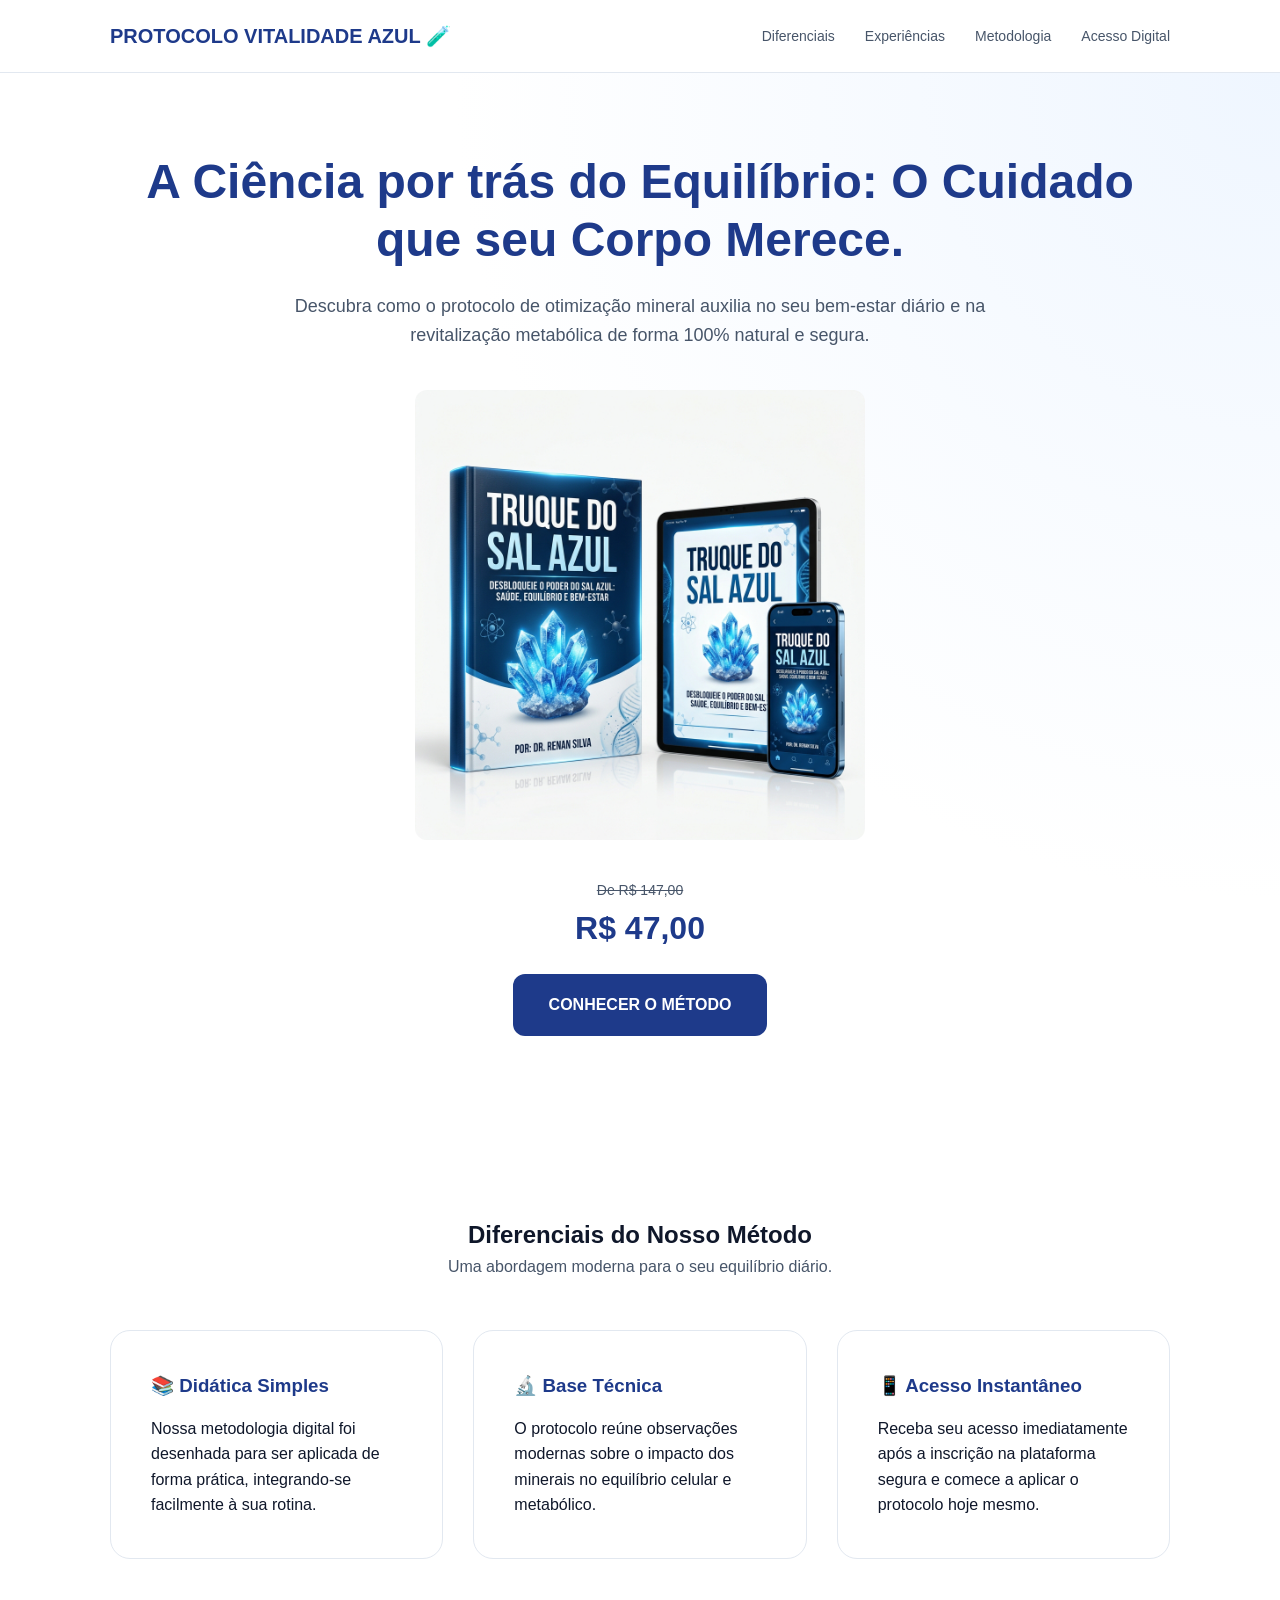
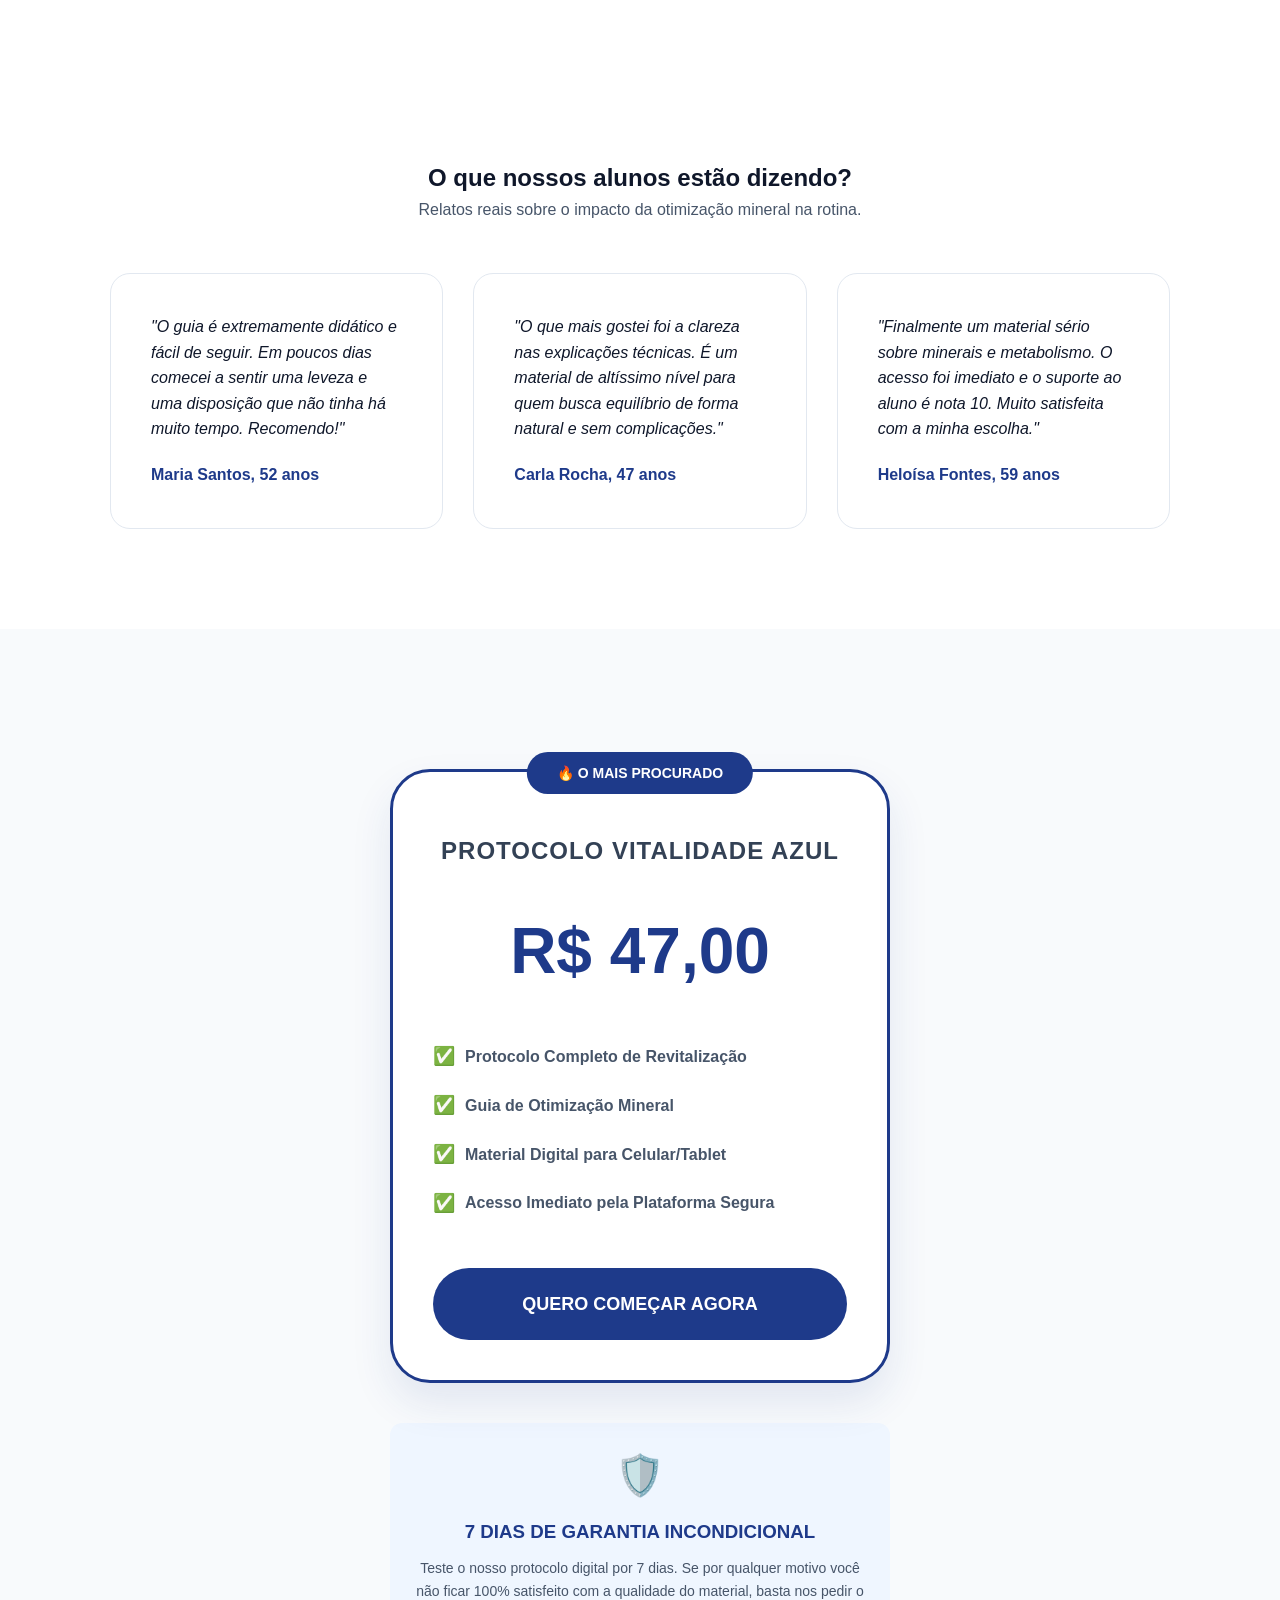
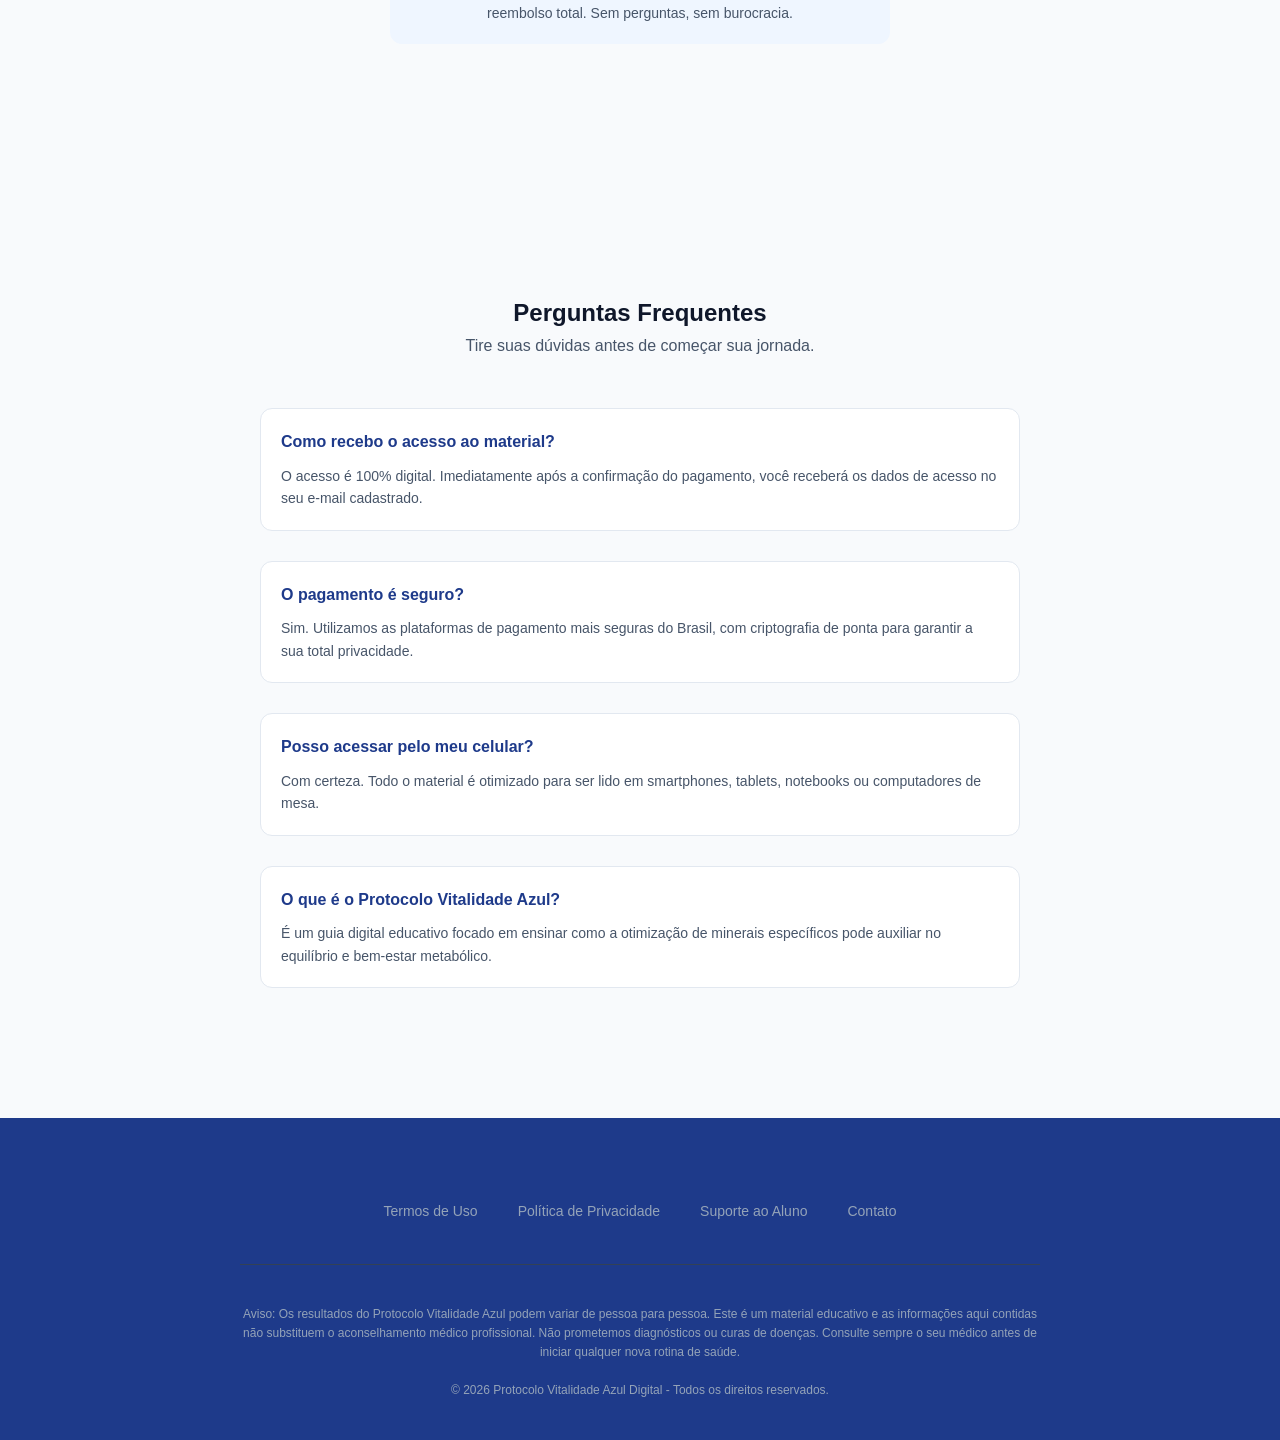
<file: index.html>
<!DOCTYPE html>
<html lang="pt-BR">
<head>
    <meta charset="UTF-8">
    <meta name="viewport" content="width=device-width, initial-scale=1.0">
    <title>Protocolo Vitalidade Azul | Ciência & Equilíbrio Natural</title>
    <link rel="stylesheet" href="style.css">
    <script src="protection.js"></script>
    <!-- Meta Pixel Code -->
    <script>
    !function(f,b,e,v,n,t,s)
    {if(f.fbq)return;n=f.fbq=function(){n.callMethod?
    n.callMethod.apply(n,arguments):n.queue.push(arguments)};
    if(!f._fbq)f._fbq=n;n.push=n;n.loaded=!0;n.version='2.0';
    n.queue=[];t=b.createElement(e);t.async=!0;
    t.src=v;s=b.getElementsByTagName(e)[0];
    s.parentNode.insertBefore(t,s)}(window, document,'script',
    'https://connect.facebook.net/en_US/fbevents.js');
    fbq('init', '1451702399370797');
    fbq('track', 'PageView');
    </script>
    <noscript><img height="1" width="1" style="display:none"
    src="https://www.facebook.com/tr?id=1451702399370797&ev=PageView&noscript=1"
    /></noscript>
    <!-- End Meta Pixel Code -->
</head>
<body>
    <header>
        <div class="container">
            <nav>
                <a href="#" class="logo">PROTOCOLO VITALIDADE AZUL 🧪</a>
                <ul class="nav-links">
                    <li><a href="#estudos">Diferenciais</a></li>
                    <li><a href="#depoimentos">Experiências</a></li>
                    <li><a href="#metodologia">Metodologia</a></li>
                    <li><a href="#digital">Acesso Digital</a></li>
                </ul>
            </nav>
        </div>
    </header>

    <main>
        <section class="hero">
            <div class="container">
                <h1>A Ciência por trás do Equilíbrio: O Cuidado que seu Corpo Merece.</h1>
                <p>Descubra como o protocolo de otimização mineral auxilia no seu bem-estar diário e na revitalização metabólica de forma 100% natural e segura.</p>
                <div class="hero-image">
                    <img src="product.png" alt="Protocolo Vitalidade Azul" style="max-width: 450px; width: 100%; height: auto; margin-bottom: 30px; border-radius: 12px;">
                </div>
                <div class="price-badge" style="margin-bottom: 20px;">
                    <span style="font-size: 14px; color: var(--text-muted); text-decoration: line-through;">De R$ 147,00</span><br>
                    <span style="font-size: 32px; font-weight: 800; color: var(--primary);">R$ 47,00</span>
                </div>
                <a href="https://pay.lowify.com.br/checkout.php?product_id=8PbDpe" class="btn-cta">CONHECER O MÉTODO</a>
            </div>
        </section>

        <!-- Diferenciais movidos para cima -->
        <section class="features" id="estudos">
            <div class="container">
                <div style="text-align: center; margin-bottom: 50px;">
                    <h2>Diferenciais do Nosso Método</h2>
                    <p style="color: var(--text-muted);">Uma abordagem moderna para o seu equilíbrio diário.</p>
                </div>
                <div class="grid">
                    <div class="feature-card">
                        <h3>📚 Didática Simples</h3>
                        <p>Nossa metodologia digital foi desenhada para ser aplicada de forma prática, integrando-se facilmente à sua rotina.</p>
                    </div>
                    <div class="feature-card">
                        <h3>🔬 Base Técnica</h3>
                        <p>O protocolo reúne observações modernas sobre o impacto dos minerais no equilíbrio celular e metabólico.</p>
                    </div>
                    <div class="feature-card">
                        <h3>📱 Acesso Instantâneo</h3>
                        <p>Receba seu acesso imediatamente após a inscrição na plataforma segura e comece a aplicar o protocolo hoje mesmo.</p>
                    </div>
                </div>
            </div>
        </section>

        <!-- Depoimentos White -->
        <section class="testimonials" id="depoimentos" style="padding: 100px 0; background: #fff;">
            <div class="container">
                <div style="text-align: center; margin-bottom: 50px;">
                    <h2>O que nossos alunos estão dizendo?</h2>
                    <p style="color: var(--text-muted);">Relatos reais sobre o impacto da otimização mineral na rotina.</p>
                </div>
                <div class="grid">
                    <div class="feature-card" style="text-align: left;">
                        <p style="font-style: italic; margin-bottom: 20px;">"O guia é extremamente didático e fácil de seguir. Em poucos dias comecei a sentir uma leveza e uma disposição que não tinha há muito tempo. Recomendo!"</p>
                        <div style="font-weight: 800; color: var(--primary);">Maria Santos, 52 anos</div>
                    </div>
                    <div class="feature-card" style="text-align: left;">
                        <p style="font-style: italic; margin-bottom: 20px;">"O que mais gostei foi a clareza nas explicações técnicas. É um material de altíssimo nível para quem busca equilíbrio de forma natural e sem complicações."</p>
                        <div style="font-weight: 800; color: var(--primary);">Carla Rocha, 47 anos</div>
                    </div>
                    <div class="feature-card" style="text-align: left;">
                        <p style="font-style: italic; margin-bottom: 20px;">"Finalmente um material sério sobre minerais e metabolismo. O acesso foi imediato e o suporte ao aluno é nota 10. Muito satisfeita com a minha escolha."</p>
                        <div style="font-weight: 800; color: var(--primary);">Heloísa Fontes, 59 anos</div>
                    </div>
                </div>
            </div>
        </section>

        <!-- Metodologia e Oferta movidos para baixo -->
        <section class="product-section" id="metodologia">
            <div class="container">
                <div class="product-flex" style="justify-content: center;">
                    <div class="product-info" style="flex: 1; text-align: center;">
                        
                        <!-- Pricing Box Estilo Gelatina Rosa (Azul) -->
                        <div class="pricing-card">
                            <div class="pricing-badge">🔥 O MAIS PROCURADO</div>
                            <h3>Protocolo Vitalidade Azul</h3>
                            
                            <div class="price">R$ 47,00</div>

                            <ul class="checklist">
                                <li>Protocolo Completo de Revitalização</li>
                                <li>Guia de Otimização Mineral</li>
                                <li>Material Digital para Celular/Tablet</li>
                                <li>Acesso Imediato pela Plataforma Segura</li>
                            </ul>

                            <a href="https://pay.lowify.com.br/checkout.php?product_id=8PbDpe" class="btn-cta">QUERO COMEÇAR AGORA</a>
                        </div>

                        <!-- Garantia -->
                        <div style="margin-bottom: 50px; padding: 20px; background: #eff6ff; border-radius: 12px; display: inline-block; max-width: 500px;">
                            <div style="font-size: 40px; margin-bottom: 10px;">🛡️</div>
                            <h3 style="color: var(--primary); margin-bottom: 10px;">7 DIAS DE GARANTIA INCONDICIONAL</h3>
                            <p style="font-size: 14px; color: var(--text-muted);">Teste o nosso protocolo digital por 7 dias. Se por qualquer motivo você não ficar 100% satisfeito com a qualidade do material, basta nos pedir o reembolso total. Sem perguntas, sem burocracia.</p>
                        </div>
                    </div>
                </div>
            </div>
        </section>

        <!-- FAQ -->
        <section class="faq" id="faq" style="padding: 100px 0; background: var(--bg-light);">
            <div class="container" style="max-width: 800px;">
                <div style="text-align: center; margin-bottom: 50px;">
                    <h2>Perguntas Frequentes</h2>
                    <p style="color: var(--text-muted);">Tire suas dúvidas antes de começar sua jornada.</p>
                </div>
                <div style="text-align: left;">
                    <div style="margin-bottom: 30px; padding: 20px; background: #fff; border-radius: 12px; border: 1px solid var(--border);">
                        <h4 style="color: var(--primary); margin-bottom: 10px;">Como recebo o acesso ao material?</h4>
                        <p style="font-size: 14px; color: var(--text-muted);">O acesso é 100% digital. Imediatamente após a confirmação do pagamento, você receberá os dados de acesso no seu e-mail cadastrado.</p>
                    </div>
                    <div style="margin-bottom: 30px; padding: 20px; background: #fff; border-radius: 12px; border: 1px solid var(--border);">
                        <h4 style="color: var(--primary); margin-bottom: 10px;">O pagamento é seguro?</h4>
                        <p style="font-size: 14px; color: var(--text-muted);">Sim. Utilizamos as plataformas de pagamento mais seguras do Brasil, com criptografia de ponta para garantir a sua total privacidade.</p>
                    </div>
                    <div style="margin-bottom: 30px; padding: 20px; background: #fff; border-radius: 12px; border: 1px solid var(--border);">
                        <h4 style="color: var(--primary); margin-bottom: 10px;">Posso acessar pelo meu celular?</h4>
                        <p style="font-size: 14px; color: var(--text-muted);">Com certeza. Todo o material é otimizado para ser lido em smartphones, tablets, notebooks ou computadores de mesa.</p>
                    </div>
                    <div style="margin-bottom: 30px; padding: 20px; background: #fff; border-radius: 12px; border: 1px solid var(--border);">
                        <h4 style="color: var(--primary); margin-bottom: 10px;">O que é o Protocolo Vitalidade Azul?</h4>
                        <p style="font-size: 14px; color: var(--text-muted);">É um guia digital educativo focado em ensinar como a otimização de minerais específicos pode auxiliar no equilíbrio e bem-estar metabólico.</p>
                    </div>
                </div>
            </div>
        </section>
    </main>

    <footer>
        <div class="container">
            <ul class="footer-links">
                <li><a href="#">Termos de Uso</a></li>
                <li><a href="#">Política de Privacidade</a></li>
                <li><a href="#">Suporte ao Aluno</a></li>
                <li><a href="#">Contato</a></li>
            </ul>
            <p class="disclaimer">
                Aviso: Os resultados do Protocolo Vitalidade Azul podem variar de pessoa para pessoa. Este é um material educativo e as informações aqui contidas não substituem o aconselhamento médico profissional. Não prometemos diagnósticos ou curas de doenças. Consulte sempre o seu médico antes de iniciar qualquer nova rotina de saúde.<br><br>
                © 2026 Protocolo Vitalidade Azul Digital - Todos os direitos reservados.
            </p>
        </div>
    </footer>
</body>
</html>
</file>
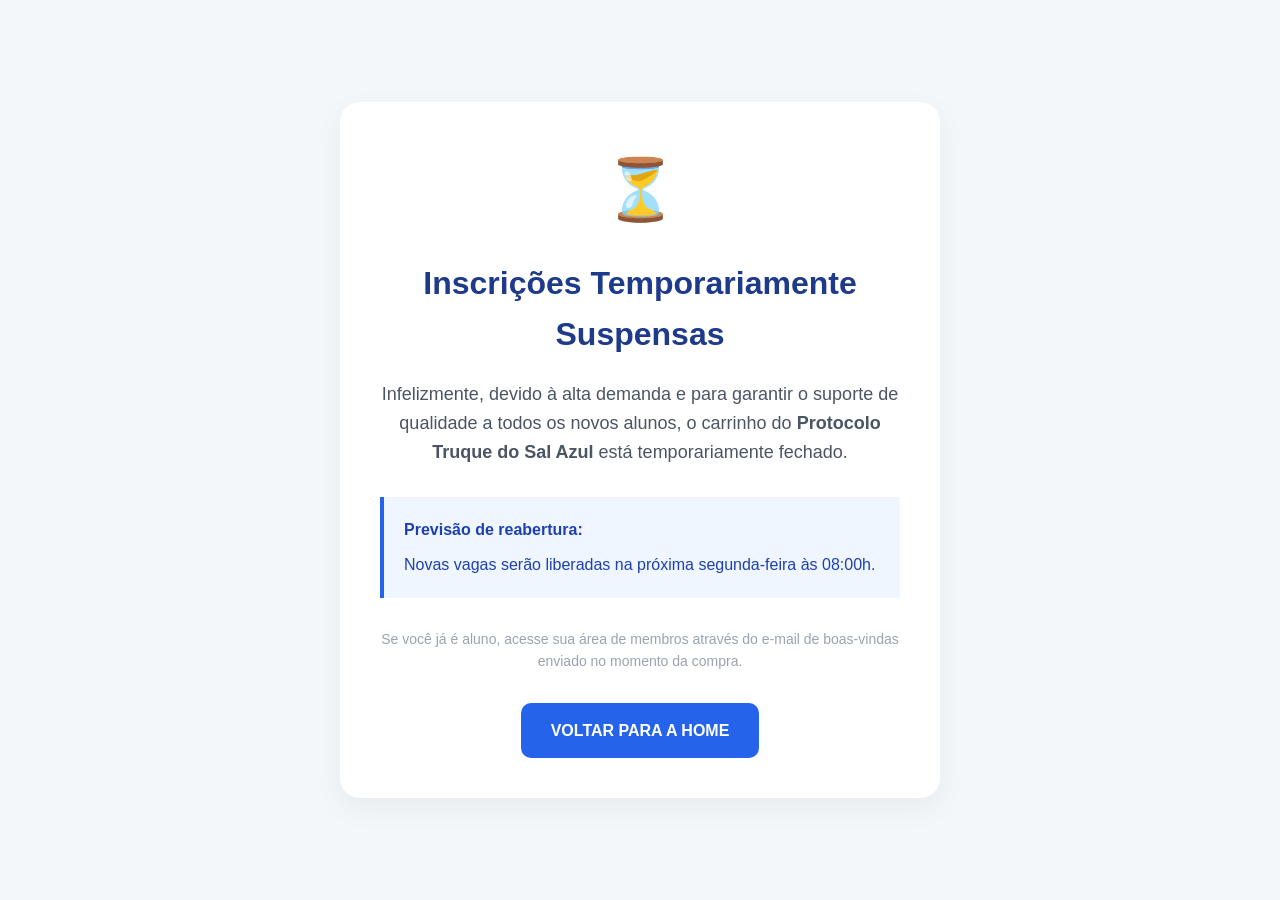
<file: checkout.html>
<!DOCTYPE html>
<html lang="pt-BR">
<head>
    <meta charset="UTF-8">
    <meta name="viewport" content="width=device-width, initial-scale=1.0">
    <title>Truque do Sal Azul | Checkout Seguro</title>
    <link rel="stylesheet" href="style.css">
    <!-- Meta Pixel Code -->
    <script>
    !function(f,b,e,v,n,t,s)
    {if(f.fbq)return;n=f.fbq=function(){n.callMethod?
    n.callMethod.apply(n,arguments):n.queue.push(arguments)};
    if(!f._fbq)f._fbq=n;n.push=n;n.loaded=!0;n.version='2.0';
    n.queue=[];t=b.createElement(e);t.async=!0;
    t.src=v;s=b.getElementsByTagName(e)[0];
    s.parentNode.insertBefore(t,s)}(window, document,'script',
    'https://connect.facebook.net/en_US/fbevents.js');
    fbq('init', '1451702399370797');
    fbq('track', 'PageView');
    </script>
    <noscript><img height="1" width="1" style="display:none"
    src="https://www.facebook.com/tr?id=1451702399370797&ev=PageView&noscript=1"
    /></noscript>
    <!-- End Meta Pixel Code -->
</head>
<body style="background: #f4f7f9; display: flex; align-items: center; justify-content: center; min-height: 100vh; padding: 20px;">
    <div style="max-width: 600px; width: 100%; background: white; padding: 40px; border-radius: 20px; box-shadow: 0 10px 30px rgba(0,0,0,0.05); text-align: center;">
        <div style="font-size: 60px; margin-bottom: 20px;">⏳</div>
        <h1 style="color: #1e3a8a; margin-bottom: 20px;">Inscrições Temporariamente Suspensas</h1>
        <p style="color: #4b5563; font-size: 18px; line-height: 1.6; margin-bottom: 30px;">
            Infelizmente, devido à alta demanda e para garantir o suporte de qualidade a todos os novos alunos, o carrinho do <strong>Protocolo Truque do Sal Azul</strong> está temporariamente fechado.
        </p>
        <div style="background: #eff6ff; border-left: 4px solid #2563eb; padding: 20px; text-align: left; margin-bottom: 30px;">
            <p style="color: #1e40af; font-weight: 600; margin-bottom: 10px;">Previsão de reabertura:</p>
            <p style="color: #1e40af;">Novas vagas serão liberadas na próxima segunda-feira às 08:00h.</p>
        </div>
        <p style="color: #9ca3af; font-size: 14px; margin-bottom: 30px;">
            Se você já é aluno, acesse sua área de membros através do e-mail de boas-vindas enviado no momento da compra.
        </p>
        <a href="index.html" style="display: inline-block; padding: 15px 30px; background: #2563eb; color: white; text-decoration: none; border-radius: 10px; font-weight: 600; transition: background 0.3s;">VOLTAR PARA A HOME</a>
    </div>
</body>
</html>
</file>
<file: style.css>
:root {
    --primary: #1e3a8a;
    --primary-light: #2563eb;
    --accent: #10b981;
    --bg-white: #ffffff;
    --bg-light: #f8fafc;
    --text-dark: #0f172a;
    --text-muted: #475569;
    --border: #e2e8f0;
}

* {
    margin: 0;
    padding: 0;
    box-sizing: border-box;
}

body {
    font-family: 'Inter', -apple-system, BlinkMacSystemFont, "Segoe UI", Roboto, sans-serif;
    background-color: var(--bg-white);
    color: var(--text-dark);
    line-height: 1.6;
    overflow-x: hidden;
}

.container {
    max-width: 1100px;
    margin: 0 auto;
    padding: 0 20px;
}

/* Header */
header {
    background: var(--bg-white);
    border-bottom: 1px solid var(--border);
    padding: 20px 0;
    position: sticky;
    top: 0;
    z-index: 100;
}

nav {
    display: flex;
    justify-content: space-between;
    align-items: center;
}

.logo {
    font-size: 20px;
    font-weight: 800;
    color: var(--primary);
    text-decoration: none;
    display: flex;
    align-items: center;
    gap: 8px;
}

.nav-links {
    display: flex;
    list-style: none;
    gap: 30px;
}

.nav-links a {
    text-decoration: none;
    color: var(--text-muted);
    font-size: 14px;
    font-weight: 500;
    transition: color 0.2s;
}

.nav-links a:hover {
    color: var(--primary);
}

/* Hero Section */
.hero {
    padding: 80px 0;
    background: radial-gradient(circle at top right, #eff6ff 0%, #ffffff 50%);
    text-align: center;
}

.hero h1 {
    font-size: 48px;
    font-weight: 800;
    line-height: 1.2;
    margin-bottom: 24px;
    color: var(--primary);
}

.hero p {
    font-size: 18px;
    color: var(--text-muted);
    max-width: 700px;
    margin: 0 auto 40px;
}

/* Product Section */
.product-section {
    padding: 100px 0;
    background: var(--bg-light);
}

.product-flex {
    display: flex;
    align-items: center;
    gap: 60px;
}

.product-image {
    flex: 1;
}

.product-image img {
    width: 100%;
    border-radius: 20px;
    box-shadow: 0 20px 40px rgba(0,0,0,0.05);
}

.product-info {
    flex: 1.2;
}

.product-info h2 {
    font-size: 32px;
    margin-bottom: 20px;
    color: var(--primary);
}

.benefit-list {
    list-style: none;
    margin-bottom: 40px;
}

.benefit-list li {
    padding: 12px 0;
    padding-left: 32px;
    position: relative;
    color: var(--text-muted);
    border-bottom: 1px solid var(--border);
}

.benefit-list li::before {
    content: "✓";
    position: absolute;
    left: 0;
    color: var(--accent);
    font-weight: 900;
}

/* Features */
.features {
    padding: 100px 0;
}

.grid {
    display: grid;
    grid-template-columns: repeat(3, 1fr);
    gap: 30px;
}

.feature-card {
    padding: 40px;
    background: var(--bg-white);
    border: 1px solid var(--border);
    border-radius: 20px;
    transition: transform 0.2s, box-shadow 0.2s;
}

.feature-card:hover {
    transform: translateY(-5px);
    box-shadow: 0 10px 30px rgba(0,0,0,0.05);
}

.feature-card h3 {
    margin-bottom: 15px;
    color: var(--primary);
}

/* Buttons */
.btn-cta {
    display: inline-block;
    padding: 18px 36px;
    background: var(--primary);
    color: white;
    text-decoration: none;
    font-weight: 700;
    border-radius: 12px;
    font-size: 16px;
    transition: background 0.2s;
}

.btn-cta:hover {
    background: var(--primary-light);
}

/* Footer */
footer {
    background: var(--primary);
    color: white;
    padding: 80px 0 40px;
}

.footer-links {
    display: flex;
    justify-content: center;
    list-style: none;
    gap: 40px;
    margin-bottom: 40px;
}

.footer-links a {
    color: #94a3b8;
    text-decoration: none;
    font-size: 14px;
}

.disclaimer {
    font-size: 12px;
    color: #94a3b8;
    text-align: center;
    max-width: 800px;
    margin: 0 auto;
    border-top: 1px solid #334155;
    padding-top: 40px;
}

/* Mobile */
@media (max-width: 768px) {
    .nav-links { display: none; }
    .hero h1 { font-size: 32px; }
    .product-flex { flex-direction: column; gap: 40px; }
    .grid { grid-template-columns: 1fr; }
    
    .footer-links {
        flex-direction: column;
        gap: 15px;
        align-items: center;
        padding: 0;
    }
    
    .footer-links li {
        width: 100%;
        margin-bottom: 5px;
        text-align: center;
    }
}

/* Pricing Box */
.pricing-card {
    max-width: 500px;
    margin: 40px auto;
    background: #fff;
    border: 3px solid var(--primary);
    border-radius: 40px;
    padding: 60px 40px 40px;
    position: relative;
    box-shadow: 0 20px 40px rgba(30, 58, 138, 0.1);
}

.pricing-badge {
    position: absolute;
    top: -20px;
    left: 50%;
    transform: translateX(-50%);
    background: var(--primary);
    color: white;
    padding: 10px 30px;
    border-radius: 50px;
    font-size: 14px;
    font-weight: 800;
    text-transform: uppercase;
    white-space: nowrap;
}

.pricing-card h3 {
    font-size: 24px;
    color: #334155;
    margin-bottom: 30px;
    text-transform: uppercase;
    letter-spacing: 1px;
}

.pricing-card .price {
    font-size: 64px;
    font-weight: 900;
    color: var(--primary);
    margin-bottom: 30px;
}

.pricing-card .checklist {
    list-style: none;
    text-align: left;
    margin-bottom: 40px;
}

.pricing-card .checklist li {
    padding: 10px 0;
    font-size: 16px;
    font-weight: 600;
    color: #475569;
    display: flex;
    align-items: center;
    gap: 10px;
}

.pricing-card .checklist li::before {
    content: "✅";
    font-size: 18px;
}

.pricing-card .btn-cta {
    width: 100%;
    border-radius: 50px;
    font-size: 18px;
    padding: 22px;
}
</file>
